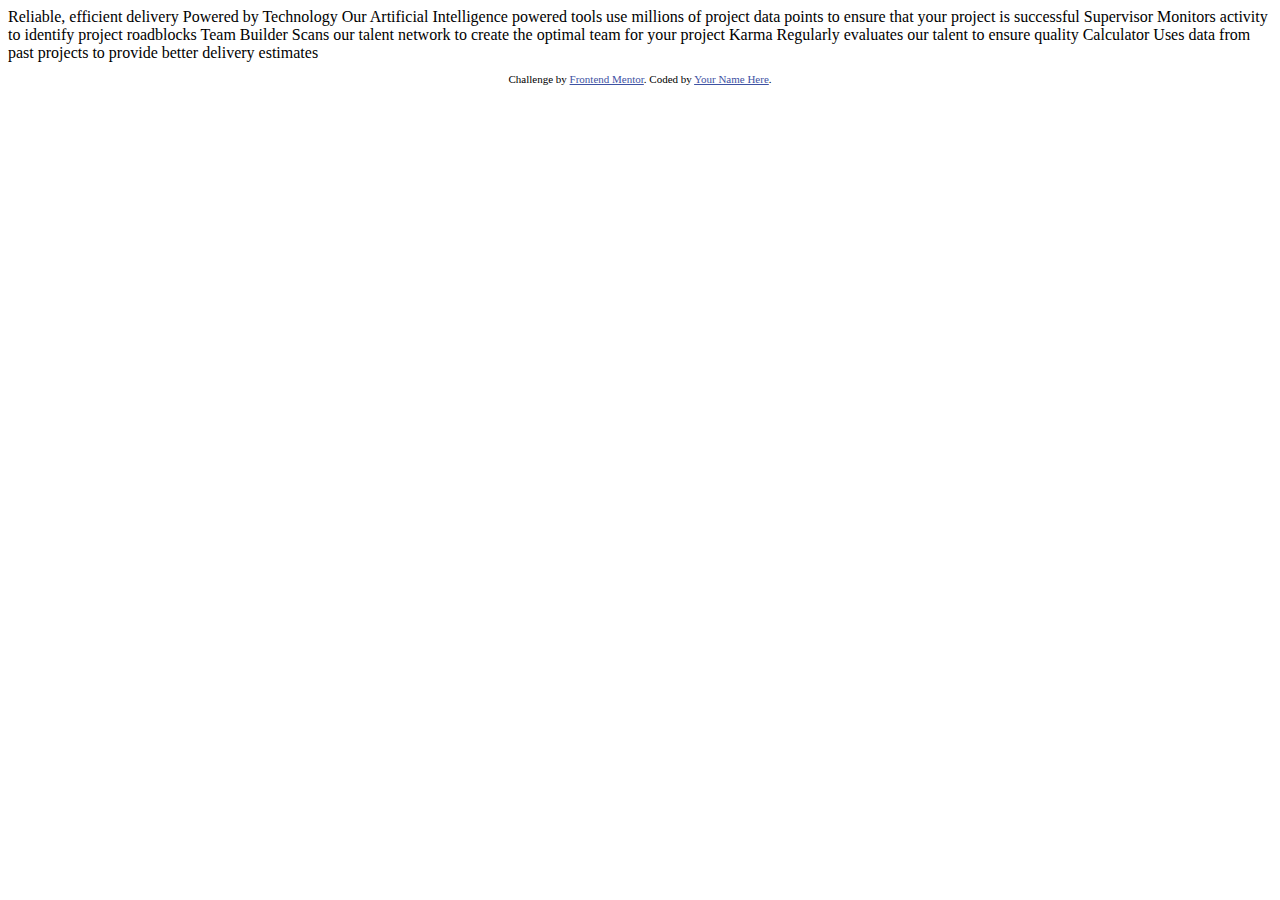
<file: four-card-feature-section-master/index.html>
<!DOCTYPE html>
<html lang="en">
<head>
  <meta charset="UTF-8">
  <meta name="viewport" content="width=device-width, initial-scale=1.0"> <!-- displays site properly based on user's device -->

  <link rel="icon" type="image/png" sizes="32x32" href="./images/favicon-32x32.png">
  
  <title>Frontend Mentor | Four card feature section</title>

  <!-- Feel free to remove these styles or customise in your own stylesheet 👍 -->
  <style>
    .attribution { font-size: 11px; text-align: center; }
    .attribution a { color: hsl(228, 45%, 44%); }
  </style>
</head>
<body>
  
  Reliable, efficient delivery
  Powered by Technology

  Our Artificial Intelligence powered tools use millions of project data points 
  to ensure that your project is successful

  Supervisor
  Monitors activity to identify project roadblocks

  Team Builder
  Scans our talent network to create the optimal team for your project

  Karma
  Regularly evaluates our talent to ensure quality

  Calculator
  Uses data from past projects to provide better delivery estimates

  
  <footer>
    <p class="attribution">
      Challenge by <a href="https://www.frontendmentor.io?ref=challenge" target="_blank">Frontend Mentor</a>. 
      Coded by <a href="#">Your Name Here</a>.
    </p>
  </footer>
</body>
</html>
</file>
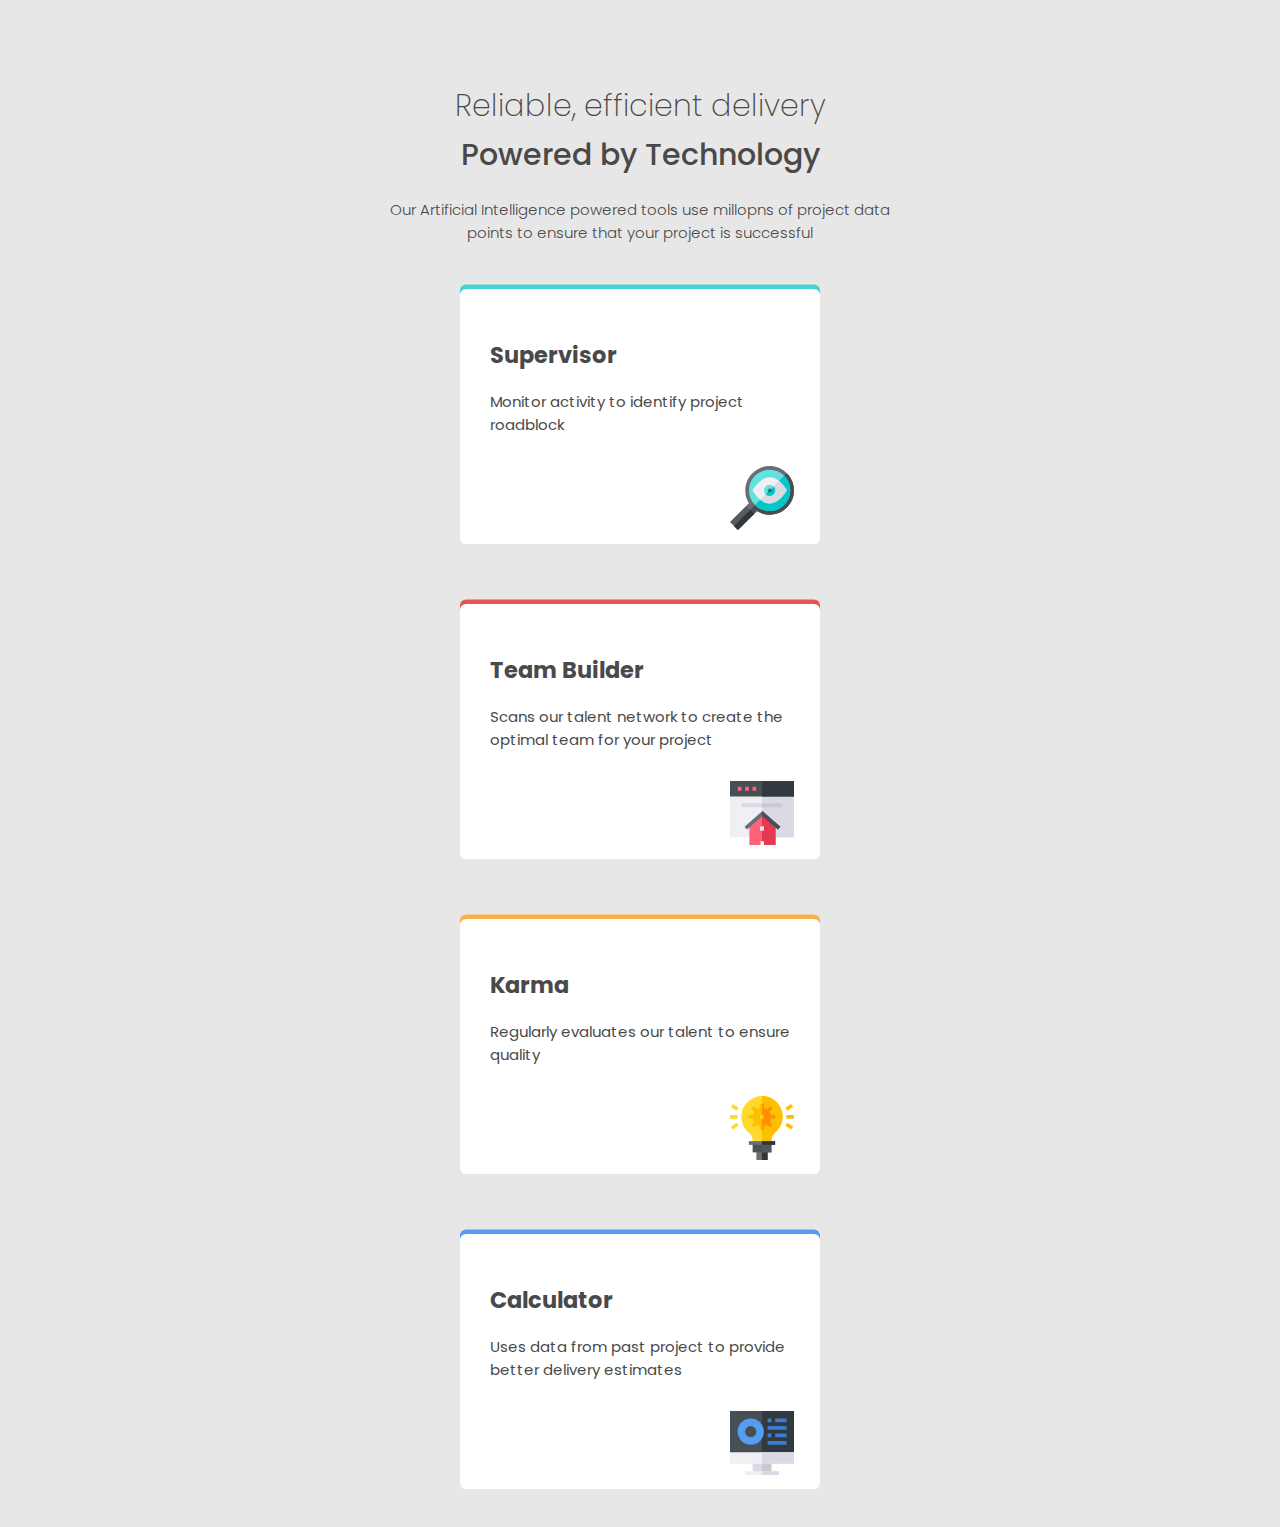
<file: solution/index.html>
<html lang="en">
<head>
    <meta charset="UTF-8">
    <meta name="viewport" content="width=device-width, initial-scale=1.0">
    <link rel="stylesheet" href="style.css">
    <link rel="preconnect" href="https://fonts.gstatic.com">
    <link rel="preconnect" href="https://fonts.gstatic.com">
    <link href="https://fonts.googleapis.com/css2?family=Poppins:wght@200;300;500&display=swap" rel="stylesheet">
    <title>Document</title>
</head>
<body>
    <div  class="tittle">
        <h1 id="maintittle">Reliable, efficient delivery</h1>
        <h1 id="sectittle">Powered by Technology</h1>
        <p id="firstpara">Our Artificial Intelligence powered tools use millopns of project data <br> points to ensure that your project is successful</p>
    </div>
    <div class="cardsec">
        <div class="cards" id="first">
            <h2 class="minitittle">Supervisor</h1>
            <p class="minipara">Monitor activity to identify project <br> roadblock</p>
            <img src="icon-supervisor.svg" alt="">
        </div>
        <div  id="middle">
            <div id="secoend"  class="cards" >
                <h2 class="minitittle">Team Builder</h1>
                <p class="minipara">Scans our talent network to create the optimal team for your project</p>
                <img src="icon-team-builder.svg" alt="">
            </div>
            <div id="third" class="cards" >
                <h2 class="minitittle">Karma</h1>
                <p class="minipara">Regularly evaluates our talent to ensure quality</p>
                <img src="icon-karma.svg" alt="">
            </div>
        </div>
        <div id="fourth" class="cards" >
            <h2 class="minitittle">Calculator</h1>
            <p class="minipara">Uses data from past project to provide better delivery estimates</p>
            <img src="icon-calculator.svg" alt="">
        </div>
    </div>

</body>

</html>
</file>
<file: solution/style.css>
body{
    display: flex;
    font-size: 15px;
    flex-flow: column;
    font-family: 'Poppins', sans-serif;
    color: rgb(73, 73, 73);
    background-color: rgb(231, 231, 231);
}

.tittle{
    margin: 0;
    padding: 0;
    text-align: center;
}


#maintittle{
    margin-top: 75px;
    font-weight: 200;
    padding-bottom: 1px;
    margin-bottom: 1px;
}


#sectittle{
    font-weight: 500;
    padding-top: 1px;
    margin-top: 1px;
}

#firstpara{
    font-weight: 300;
}

/*cards*/
#middle{
    display: fleX;
    flex-flow: column;
}
.cardsec{
    display: flex;
    flex-flow: row;
    align-self: center;
}
.cards{
    background-color: white;
    width: 24em;
    height: 17em;
    border-radius: 6px;
    margin: 30px;
    
}

.minipara{
    padding-left: 30px;
}
.minitittle{
    padding-top: 30px;
    padding-left: 30px;
}
img{
    position: relative;
    top: 15px;
    left: 18em;
}

#first, #fourth{
    align-self: center;
}

#first{
    box-shadow: 0px -4.5px hsl(180, 62%, 55%);
}   
#secoend{
    box-shadow: 0px -4.5px hsl(0, 78%, 62%);
}
#third{
    box-shadow: 0px -4.5px   hsl(34, 97%, 64%);
}
#fourth{
    box-shadow: 0px -4.5px hsl(212, 86%, 64%);
}

@media (max-width:1296px){
    body{
        flex-flow: column;
    }
    .cardsec{
        flex-flow: column;
    }
}
</file>
